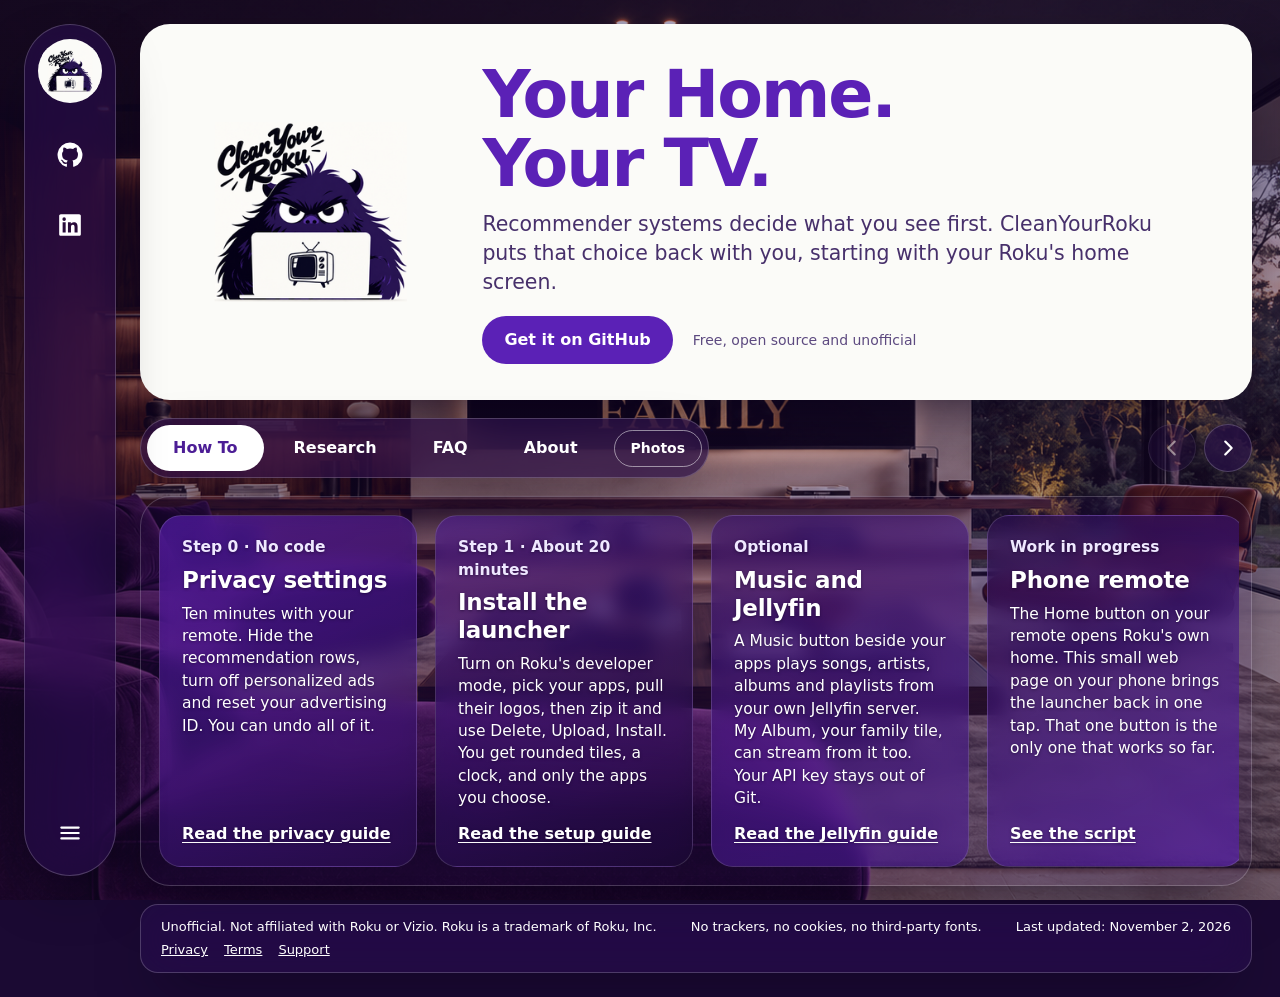
<file: site/index.html>
<!doctype html>
<html lang="en">
<head>
  <meta charset="utf-8">
  <meta name="viewport" content="width=device-width, initial-scale=1, viewport-fit=cover">
  <title>CleanYourRoku: Your Home. Your TV.</title>
  <meta name="description" content="Recommender systems choose what you see first. CleanYourRoku turns off Roku tracking and gives you a home screen with only the apps you pick.">
  <meta name="theme-color" content="#2a0f4f">
  <meta property="og:title" content="CleanYourRoku: Your Home. Your TV.">
  <meta property="og:description" content="Recommender systems choose what you see first. CleanYourRoku puts that choice back with you.">
  <meta property="og:image" content="https://cleanyourroku.com/images/bg-living-room.png">
  <meta property="og:url" content="https://cleanyourroku.com/">
  <meta name="twitter:card" content="summary_large_image">
  <link rel="icon" href="data:image/svg+xml,<svg xmlns='http://www.w3.org/2000/svg' viewBox='0 0 32 32'><rect width='32' height='32' rx='7' fill='%234c1d95'/><rect x='6' y='9' width='20' height='13' rx='2' fill='none' stroke='white' stroke-width='2.5'/><path d='M12 25h8' stroke='white' stroke-width='2.5' stroke-linecap='round'/></svg>">
  <!-- Relative paths: works when opened as a file and when served from cleanyourroku.com. Bump ?v= after CSS or JS changes. -->
  <link rel="stylesheet" href="style.css?v=6">
</head>
<body>

<a class="skip" href="#main">Skip to content</a>

<!-- Side rail (a bottom dock on phones) -->
<nav class="rail glass" aria-label="Main">
  <a class="rail-logo" href="#main" aria-label="CleanYourRoku, back to top">
    <img src="images/logo-clean.png" width="290" height="218" alt="">
  </a>
  <ul class="rail-links">
    <li>
      <a class="icon-btn" href="https://github.com/uxdreamer/CleanYourRoku" target="_blank" rel="noopener noreferrer" aria-label="CleanYourRoku on GitHub">
        <svg viewBox="0 0 24 24" fill="currentColor" aria-hidden="true"><path d="M12 .5a11.5 11.5 0 0 0-3.64 22.41c.58.1.79-.25.79-.56v-2.17c-3.2.7-3.88-1.36-3.88-1.36-.53-1.33-1.28-1.69-1.28-1.69-1.05-.71.08-.7.08-.7 1.16.08 1.77 1.19 1.77 1.19 1.03 1.77 2.7 1.26 3.36.96.1-.75.4-1.26.73-1.55-2.55-.29-5.24-1.28-5.24-5.68 0-1.26.45-2.28 1.19-3.09-.12-.29-.52-1.46.11-3.05 0 0 .97-.31 3.16 1.18a10.9 10.9 0 0 1 5.76 0c2.19-1.49 3.16-1.18 3.16-1.18.63 1.59.23 2.76.11 3.05.74.81 1.19 1.83 1.19 3.09 0 4.41-2.69 5.38-5.25 5.67.41.36.78 1.06.78 2.14v3.17c0 .31.21.67.8.56A11.5 11.5 0 0 0 12 .5Z"/></svg>
      </a>
    </li>
    <li>
      <a class="icon-btn" href="https://www.linkedin.com/in/damien-pressley-350573229" target="_blank" rel="noopener noreferrer" aria-label="Damien Pressley on LinkedIn">
        <svg viewBox="0 0 24 24" fill="currentColor" aria-hidden="true"><path d="M20.45 2H3.55C2.7 2 2 2.7 2 3.55v16.9C2 21.3 2.7 22 3.55 22h16.9c.85 0 1.55-.7 1.55-1.55V3.55C22 2.7 21.3 2 20.45 2ZM8 19H5.2V9.5H8V19ZM6.6 8.2a1.62 1.62 0 1 1 0-3.24 1.62 1.62 0 0 1 0 3.24ZM19 19h-2.8v-4.62c0-1.1-.02-2.52-1.53-2.52-1.54 0-1.77 1.2-1.77 2.44V19H10.1V9.5h2.68v1.3h.04c.37-.7 1.28-1.44 2.64-1.44 2.82 0 3.54 1.86 3.54 4.28V19Z"/></svg>
      </a>
    </li>
  </ul>
  <div class="rail-menu">
    <button class="icon-btn" id="menu-btn" aria-label="More" aria-expanded="false" aria-controls="menu">
      <svg viewBox="0 0 24 24" fill="none" stroke="currentColor" stroke-width="2" stroke-linecap="round" aria-hidden="true"><path d="M4 7h16M4 12h16M4 17h16"/></svg>
    </button>
    <div class="menu glass" id="menu" hidden>
      <button data-sheet="contact">Contact</button>
      <button data-sheet="limits">Honest Limits</button>
      <button data-sheet="credits">Credits</button>
      <hr>
      <a href="privacy.html">Privacy</a>
      <a href="terms.html">Terms</a>
      <a href="support.html">Support</a>
    </div>
  </div>
</nav>

<main class="screen" id="main">

  <!-- Hero banner -->
  <section class="hero" aria-labelledby="headline">
    <img class="hero-logo" src="images/logo-clean.png" width="290" height="218" alt="CleanYourRoku logo: a purple monster with a tiny TV on its laptop">
    <div class="hero-copy">
      <h1 id="headline">Your Home. Your&nbsp;TV.</h1>
      <p>Recommender systems decide what you see first. CleanYourRoku puts that choice back with you, starting with your Roku's home screen.</p>
      <div class="hero-actions">
        <a class="btn" href="https://github.com/uxdreamer/CleanYourRoku" target="_blank" rel="noopener noreferrer">Get it on GitHub</a>
        <span class="hero-note">Free, open source and unofficial</span>
      </div>
    </div>
  </section>

  <!-- Tab bar -->
  <div class="tabbar">
    <div class="tabs glass">
      <div class="tablist" role="tablist" aria-label="Sections">
        <button class="tab" role="tab" id="tab-how" aria-controls="how-to" aria-selected="true">How To</button>
        <button class="tab" role="tab" id="tab-research" aria-controls="research" aria-selected="false" tabindex="-1">Research</button>
        <button class="tab" role="tab" id="tab-faq" aria-controls="faq" aria-selected="false" tabindex="-1">FAQ</button>
        <button class="tab" role="tab" id="tab-about" aria-controls="about" aria-selected="false" tabindex="-1">About</button>
      </div>
      <button class="photos-btn" data-sheet="photos">Photos</button>
    </div>
    <div class="arrows" hidden>
      <button class="arrow glass" id="prev" aria-label="Previous cards">
        <svg viewBox="0 0 24 24" fill="none" stroke="currentColor" stroke-width="2.4" stroke-linecap="round" stroke-linejoin="round" aria-hidden="true"><path d="m15 5-7 7 7 7"/></svg>
      </button>
      <button class="arrow glass" id="next" aria-label="More cards">
        <svg viewBox="0 0 24 24" fill="none" stroke="currentColor" stroke-width="2.4" stroke-linecap="round" stroke-linejoin="round" aria-hidden="true"><path d="m9 5 7 7-7 7"/></svg>
      </button>
    </div>
  </div>

  <!-- Card area -->
  <div class="stage glass">

    <section class="panel" id="how-to" role="tabpanel" aria-labelledby="tab-how">
      <div class="cards">
        <article class="card">
          <p class="card-tag">Step 0 · No code</p>
          <h3>Privacy settings</h3>
          <p>Ten minutes with your remote. Hide the recommendation rows, turn off personalized ads and reset your advertising ID. You can undo all of it.</p>
          <a class="more" href="https://github.com/uxdreamer/CleanYourRoku/blob/main/docs/roku-privacy-settings.md" target="_blank" rel="noopener noreferrer">Read the privacy guide</a>
        </article>
        <article class="card">
          <p class="card-tag">Step 1 · About 20 minutes</p>
          <h3>Install the launcher</h3>
          <p>Turn on Roku's developer mode, pick your apps, pull their logos, then zip it and use Delete, Upload, Install. You get rounded tiles, a clock, and only the apps you choose.</p>
          <a class="more" href="https://github.com/uxdreamer/CleanYourRoku/blob/main/docs/roku-setup.md" target="_blank" rel="noopener noreferrer">Read the setup guide</a>
        </article>
        <article class="card">
          <p class="card-tag">Optional</p>
          <h3>Music and Jellyfin</h3>
          <p>A Music button beside your apps plays songs, artists, albums and playlists from your own Jellyfin server. My Album, your family tile, can stream from it too. Your API key stays out of Git.</p>
          <a class="more" href="https://github.com/uxdreamer/CleanYourRoku/blob/main/docs/jellyfin.md" target="_blank" rel="noopener noreferrer">Read the Jellyfin guide</a>
        </article>
        <article class="card">
          <p class="card-tag">Work in progress</p>
          <h3>Phone remote</h3>
          <p>The Home button on your remote opens Roku's own home. This small web page on your phone brings the launcher back in one tap. That one button is the only one that works so far.</p>
          <a class="more" href="https://github.com/uxdreamer/CleanYourRoku/blob/main/scripts/rokuremote.py" target="_blank" rel="noopener noreferrer">See the script</a>
        </article>
      </div>
    </section>

    <section class="panel" id="research" role="tabpanel" aria-labelledby="tab-research">
      <div class="cards">
        <article class="card">
          <p class="card-tag">The system</p>
          <h3>Recommender systems</h3>
          <p>They predict what you'll want and put it in front of you. Personalization isn't simply bad. The catch is who it's tuned for: watch time, purchases and ad revenue.</p>
          <a class="more" href="https://github.com/uxdreamer/CleanYourRoku/blob/main/docs/research.md" target="_blank" rel="noopener noreferrer">Read the overview</a>
        </article>
        <article class="card">
          <p class="card-tag">The risk</p>
          <h3>Bubbles and automation bias</h3>
          <p>Your world can narrow without feeling narrower. And accepting a recommendation is easier than searching, so systems drift from suggesting to deciding.</p>
          <a class="more" href="https://github.com/uxdreamer/CleanYourRoku/blob/main/docs/research.md#automation-and-human-agency" target="_blank" rel="noopener noreferrer">Read more on automation</a>
        </article>
        <article class="card">
          <p class="card-tag">Human agency</p>
          <h3>Know. Question. Decide.</h3>
          <p>The answer isn't to avoid AI. Know what the system is doing, question it and keep the final decision. Most people never change defaults, so control should be the default.</p>
          <a class="more" href="https://github.com/uxdreamer/CleanYourRoku/blob/main/docs/research.md#control-should-be-the-default" target="_blank" rel="noopener noreferrer">Read why defaults matter</a>
        </article>
        <article class="card">
          <p class="card-tag">HSE 524, Arizona State University</p>
          <h3>"From Audience to Main Character"</h3>
          <p>CleanYourRoku is the smart TV case study in this paper on recommender systems and human agency.</p>
          <p class="more">Paper link coming soon</p>
        </article>
      </div>
    </section>

    <section class="panel" id="faq" role="tabpanel" aria-labelledby="tab-faq">
      <div class="cards">
        <article class="card">
          <p class="card-tag">Network</p>
          <h3>Why do I get a 403 error?</h3>
          <p>Your Roku is limiting network control. Set Network access to Permissive under Control by mobile apps. Any device on your Wi-Fi can then send commands, so that's your call.</p>
        </article>
        <article class="card">
          <p class="card-tag">Publishing a beta</p>
          <h3>Is the LaunchApp warning a problem?</h3>
          <p>No, not for a beta. A launcher opens other apps, so the scan flags it. A warning isn't an error, and the beta still publishes and runs.</p>
        </article>
        <article class="card">
          <p class="card-tag">Publishing a beta</p>
          <h3>What if my package is over 4 MB?</h3>
          <p>That's a warning, not a blocker, but smaller loads faster. Shrink big images, remove ones you don't use and use JPEG for photos.</p>
        </article>
        <article class="card">
          <p class="card-tag">Everyday use</p>
          <h3>Where does Back take me?</h3>
          <p>Back from an app you opened in CleanYourRoku returns to the launcher. Home always opens Roku's own home, so put CleanYourRoku first in your app list.</p>
        </article>
        <article class="card">
          <p class="card-tag">Everyday use</p>
          <h3>Can I have more than one home screen?</h3>
          <p>Sort of. Roku allows one sideloaded app at a time, but you can keep several zips and install the one you want. It takes about a minute.</p>
        </article>
        <article class="card">
          <p class="card-tag">Safety</p>
          <h3>Does it uninstall or block apps?</h3>
          <p>No. It only changes which apps you see on its screen. Everything else stays installed. It curates, so a kids' profile isn't a parental control.</p>
        </article>
        <article class="card">
          <p class="card-tag">Safety</p>
          <h3>Will it break my Roku?</h3>
          <p>Developer mode is an official Roku feature, and nothing here modifies your Roku's system software. To undo it, delete the app and turn developer mode off.</p>
        </article>
        <article class="card">
          <p class="card-tag">Compatibility</p>
          <h3>Does it work on my Roku model?</h3>
          <p>It's been tested on one Roku streaming player. Others should work, but that isn't confirmed. If you try it, please share your notes.</p>
          <a class="more" href="https://github.com/uxdreamer/CleanYourRoku/blob/main/docs/faq.md" target="_blank" rel="noopener noreferrer">Read the full FAQ</a>
        </article>
      </div>
    </section>

    <section class="panel" id="about" role="tabpanel" aria-labelledby="tab-about">
      <div class="cards">
        <article class="card">
          <p class="card-tag">Who</p>
          <h3>Damien Pressley</h3>
          <p>A UX researcher in ASU's graduate Human Systems Engineering program, studying how people interact with technology and automation.</p>
        </article>
        <article class="card">
          <p class="card-tag">Why</p>
          <h3>A fix for Roku</h3>
          <p>Damien came across Clean Your TV, tried it and found it didn't work on Roku. So he built a fix for Roku. This site is that fix.</p>
        </article>
        <article class="card">
          <p class="card-tag">Credit</p>
          <h3>Clean Your TV</h3>
          <p>The original project for Android and Google TVs, and the inspiration for this one.</p>
          <a class="more" href="https://github.com/Gathin23/cleanyourtv" target="_blank" rel="noopener noreferrer">Visit Clean Your TV</a>
        </article>
        <article class="card">
          <p class="card-tag">How</p>
          <h3>AI as a partner</h3>
          <p>Built with AI as a partner, not a decision-maker. Every choice about what goes on the screen was made by a person.</p>
        </article>
      </div>
    </section>

  </div>

  <footer class="foot glass">
    <p>Unofficial. Not affiliated with Roku or Vizio. Roku is a trademark of Roku,&nbsp;Inc.</p>
    <p>No trackers, no cookies, no third-party fonts.</p>
    <p>Last updated: <time datetime="2026-11-02" data-last-updated>November 2, 2026</time></p>
    <nav class="foot-links" aria-label="Legal">
      <a href="privacy.html">Privacy</a>
      <a href="terms.html">Terms</a>
      <a href="support.html">Support</a>
    </nav>
  </footer>

</main>

<!-- Pop-ups from the rail menu -->
<dialog class="sheet" id="contact" aria-labelledby="contact-title">
  <div class="sheet-head">
    <h2 id="contact-title">Contact</h2>
    <button class="icon-btn sheet-close" aria-label="Close">
      <svg viewBox="0 0 24 24" fill="none" stroke="currentColor" stroke-width="2.4" stroke-linecap="round" aria-hidden="true"><path d="M5 5l14 14M19 5 5 19"/></svg>
    </button>
  </div>
  <p>CleanYourRoku is open source, and contributions are welcome. Tried it on another Roku, found a bug or have a fix? Open an issue or a pull request on GitHub.</p>
  <ul>
    <li><a href="https://github.com/uxdreamer/CleanYourRoku" target="_blank" rel="noopener noreferrer">Visit the repo</a></li>
    <li><a href="https://github.com/uxdreamer/CleanYourRoku/issues/new" target="_blank" rel="noopener noreferrer">Open an issue</a></li>
    <li><a href="https://github.com/uxdreamer/CleanYourRoku/pulls" target="_blank" rel="noopener noreferrer">Open a pull request</a></li>
    <li>Email: <a href="mailto:support@cleanyourroku.com">support@cleanyourroku.com</a></li>
  </ul>
</dialog>

<dialog class="sheet" id="limits" aria-labelledby="limits-title">
  <div class="sheet-head">
    <h2 id="limits-title">Honest Limits</h2>
    <button class="icon-btn sheet-close" aria-label="Close">
      <svg viewBox="0 0 24 24" fill="none" stroke="currentColor" stroke-width="2.4" stroke-linecap="round" aria-hidden="true"><path d="M5 5l14 14M19 5 5 19"/></svg>
    </button>
  </div>
  <p>A tool about agency should be honest about what it can and can't do.</p>
  <ul>
    <li><strong>Tested on two devices.</strong> One Roku streaming player and one Vizio TV. Other models may behave differently.</li>
    <li><strong>One sideloaded app at a time.</strong> Installing a new zip replaces the old one.</li>
    <li><strong>Home goes to Roku's home.</strong> Back from an app returns to the launcher, but the Home button always opens Roku's own home. An app can't override that.</li>
    <li><strong>The ad panel on Roku's home stays.</strong> No setting removes it. The launcher is an alternative home, not a change to Roku's.</li>
    <li><strong>It curates, it doesn't control.</strong> It doesn't uninstall, block or lock anything. It's not a parental control tool.</li>
    <li><strong>My Album's sample content is made up.</strong> Its sample videos and music need your own Jellyfin server, or you can replace them.</li>
  </ul>
</dialog>

<dialog class="sheet" id="credits" aria-labelledby="credits-title">
  <div class="sheet-head">
    <h2 id="credits-title">Credits</h2>
    <button class="icon-btn sheet-close" aria-label="Close">
      <svg viewBox="0 0 24 24" fill="none" stroke="currentColor" stroke-width="2.4" stroke-linecap="round" aria-hidden="true"><path d="M5 5l14 14M19 5 5 19"/></svg>
    </button>
  </div>
  <ul>
    <li><a href="https://github.com/Gathin23/cleanyourtv" target="_blank" rel="noopener noreferrer">Clean Your TV</a> by Gathin23, the original inspiration</li>
    <li>Built by Damien Pressley, with <a href="https://claude.ai" target="_blank" rel="noopener noreferrer">Claude</a> and <a href="https://claude.com/claude-code" target="_blank" rel="noopener noreferrer">Claude Code</a> as coding partners</li>
    <li>Artwork made with Midjourney and ChatGPT image generation</li>
    <li>Layout designed in Figma, streaming by <a href="https://jellyfin.org" target="_blank" rel="noopener noreferrer">Jellyfin</a></li>
    <li><a href="https://github.com/uxdreamer/CleanYourRoku/blob/main/LICENSE" target="_blank" rel="noopener noreferrer">MIT License</a></li>
  </ul>
</dialog>

<dialog class="sheet sheet-wide" id="photos" aria-labelledby="photos-title">
  <div class="sheet-head">
    <h2 id="photos-title">Before and After</h2>
    <button class="icon-btn sheet-close" aria-label="Close">
      <svg viewBox="0 0 24 24" fill="none" stroke="currentColor" stroke-width="2.4" stroke-linecap="round" aria-hidden="true"><path d="M5 5l14 14M19 5 5 19"/></svg>
    </button>
  </div>
  <div class="compare">
    <figure>
      <img src="images/roku-before.jpg" width="1200" height="800" loading="lazy" alt="Photo of a stock Roku home screen with a Top Picks for You row, and a large football ad on the right.">
      <figcaption>Before: Roku's home screen, run by a recommender system.</figcaption>
    </figure>
    <figure>
      <img src="images/launcher-v1-1.jpg" width="1920" height="1080" loading="lazy" alt="The CleanYourRoku launcher v1.1: rounded app tiles titled My Apps over a movie theater background, a clock and date in the top right, and Music and Video buttons on the left. No recommendation rows, no ad panel.">
      <figcaption>After: CleanYourRoku v1.1, with a custom background, rounded app tiles, a clock, and a Music button that plays from your own Jellyfin server. Video is coming in the next update.</figcaption>
    </figure>
  </div>
</dialog>

<script src="app.js?v=6"></script>
</body>
</html>
</file>
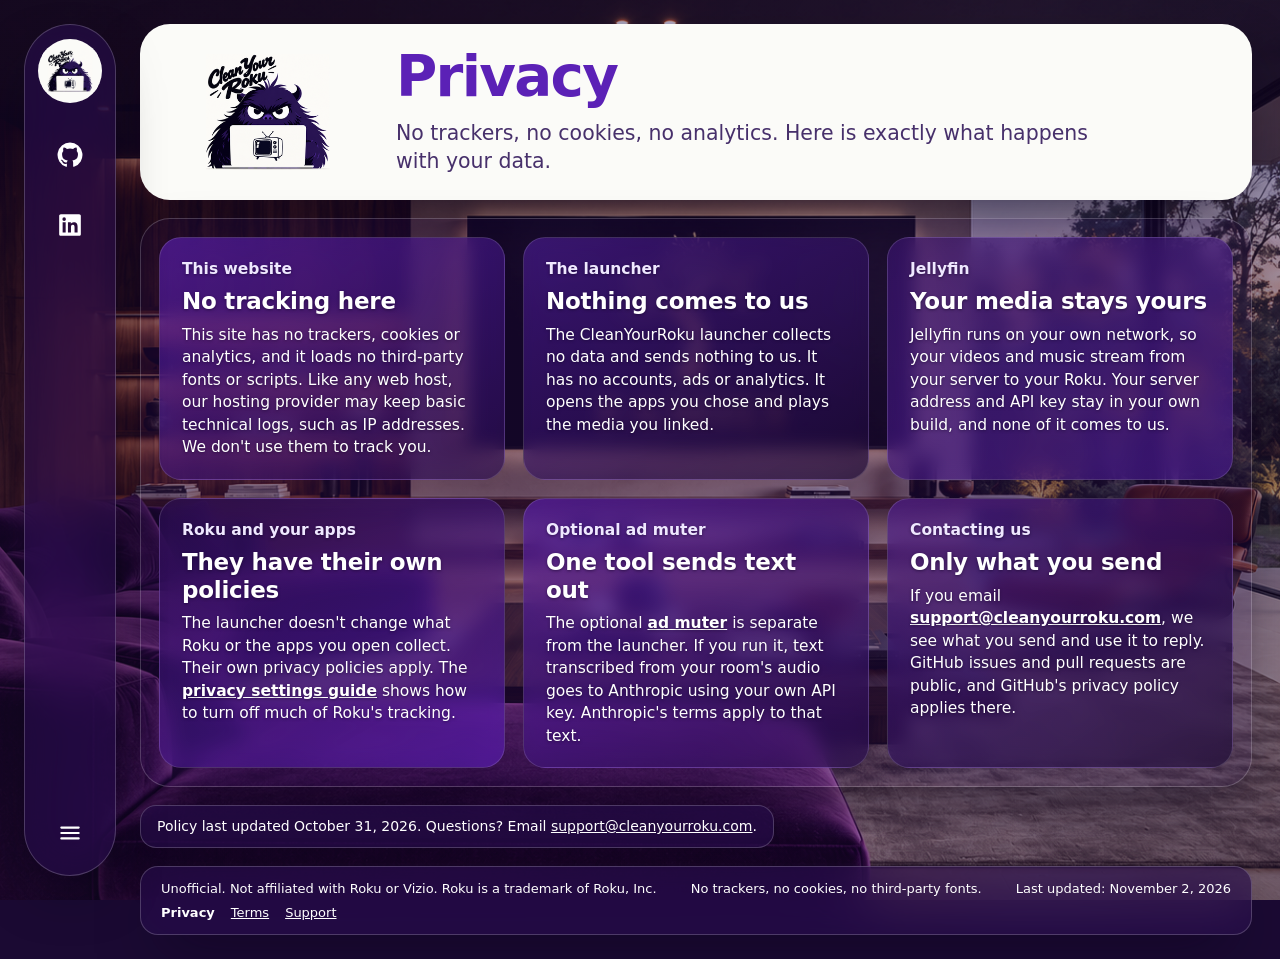
<file: site/privacy.html>
<!doctype html>
<html lang="en">
<head>
  <meta charset="utf-8">
  <meta name="viewport" content="width=device-width, initial-scale=1, viewport-fit=cover">
  <title>Privacy: CleanYourRoku</title>
  <meta name="description" content="CleanYourRoku has no trackers, cookies or analytics, and the launcher sends nothing to us.">
  <meta name="theme-color" content="#2a0f4f">
  <link rel="icon" href="data:image/svg+xml,<svg xmlns='http://www.w3.org/2000/svg' viewBox='0 0 32 32'><rect width='32' height='32' rx='7' fill='%234c1d95'/><rect x='6' y='9' width='20' height='13' rx='2' fill='none' stroke='white' stroke-width='2.5'/><path d='M12 25h8' stroke='white' stroke-width='2.5' stroke-linecap='round'/></svg>">
  <link rel="stylesheet" href="style.css?v=6">
</head>
<body>

<a class="skip" href="#main">Skip to content</a>

<nav class="rail glass" aria-label="Main">
  <a class="rail-logo" href="index.html" aria-label="CleanYourRoku home">
    <img src="images/logo-clean.png" width="290" height="218" alt="">
  </a>
  <ul class="rail-links">
    <li>
      <a class="icon-btn" href="https://github.com/uxdreamer/CleanYourRoku" target="_blank" rel="noopener noreferrer" aria-label="CleanYourRoku on GitHub">
        <svg viewBox="0 0 24 24" fill="currentColor" aria-hidden="true"><path d="M12 .5a11.5 11.5 0 0 0-3.64 22.41c.58.1.79-.25.79-.56v-2.17c-3.2.7-3.88-1.36-3.88-1.36-.53-1.33-1.28-1.69-1.28-1.69-1.05-.71.08-.7.08-.7 1.16.08 1.77 1.19 1.77 1.19 1.03 1.77 2.7 1.26 3.36.96.1-.75.4-1.26.73-1.55-2.55-.29-5.24-1.28-5.24-5.68 0-1.26.45-2.28 1.19-3.09-.12-.29-.52-1.46.11-3.05 0 0 .97-.31 3.16 1.18a10.9 10.9 0 0 1 5.76 0c2.19-1.49 3.16-1.18 3.16-1.18.63 1.59.23 2.76.11 3.05.74.81 1.19 1.83 1.19 3.09 0 4.41-2.69 5.38-5.25 5.67.41.36.78 1.06.78 2.14v3.17c0 .31.21.67.8.56A11.5 11.5 0 0 0 12 .5Z"/></svg>
      </a>
    </li>
    <li>
      <a class="icon-btn" href="https://www.linkedin.com/in/damien-pressley-350573229" target="_blank" rel="noopener noreferrer" aria-label="Damien Pressley on LinkedIn">
        <svg viewBox="0 0 24 24" fill="currentColor" aria-hidden="true"><path d="M20.45 2H3.55C2.7 2 2 2.7 2 3.55v16.9C2 21.3 2.7 22 3.55 22h16.9c.85 0 1.55-.7 1.55-1.55V3.55C22 2.7 21.3 2 20.45 2ZM8 19H5.2V9.5H8V19ZM6.6 8.2a1.62 1.62 0 1 1 0-3.24 1.62 1.62 0 0 1 0 3.24ZM19 19h-2.8v-4.62c0-1.1-.02-2.52-1.53-2.52-1.54 0-1.77 1.2-1.77 2.44V19H10.1V9.5h2.68v1.3h.04c.37-.7 1.28-1.44 2.64-1.44 2.82 0 3.54 1.86 3.54 4.28V19Z"/></svg>
      </a>
    </li>
  </ul>
  <div class="rail-menu">
    <button class="icon-btn" id="menu-btn" aria-label="More" aria-expanded="false" aria-controls="menu">
      <svg viewBox="0 0 24 24" fill="none" stroke="currentColor" stroke-width="2" stroke-linecap="round" aria-hidden="true"><path d="M4 7h16M4 12h16M4 17h16"/></svg>
    </button>
    <div class="menu glass" id="menu" hidden>
      <a href="index.html">Home</a>
      <a href="index.html#contact">Contact</a>
      <a href="index.html#limits">Honest Limits</a>
      <a href="index.html#credits">Credits</a>
      <hr>
      <a href="privacy.html" aria-current="page">Privacy</a>
      <a href="terms.html">Terms</a>
      <a href="support.html">Support</a>
    </div>
  </div>
</nav>

<main class="screen" id="main">

  <section class="hero hero-page" aria-labelledby="headline">
    <img class="hero-logo" src="images/logo-clean.png" width="290" height="218" alt="CleanYourRoku logo: a purple monster with a tiny TV on its laptop">
    <div class="hero-copy">
      <h1 id="headline">Privacy</h1>
      <p>No trackers, no cookies, no analytics. Here is exactly what happens with your data.</p>
    </div>
  </section>

  <div class="stage glass">
    <div class="doc-cards">
      <article class="card">
        <p class="card-tag">This website</p>
        <h2>No tracking here</h2>
        <p>This site has no trackers, cookies or analytics, and it loads no third-party fonts or scripts. Like any web host, our hosting provider may keep basic technical logs, such as IP addresses. We don't use them to track you.</p>
      </article>
      <article class="card">
        <p class="card-tag">The launcher</p>
        <h2>Nothing comes to us</h2>
        <p>The CleanYourRoku launcher collects no data and sends nothing to us. It has no accounts, ads or analytics. It opens the apps you chose and plays the media you linked.</p>
      </article>
      <article class="card">
        <p class="card-tag">Jellyfin</p>
        <h2>Your media stays yours</h2>
        <p>Jellyfin runs on your own network, so your videos and music stream from your server to your Roku. Your server address and API key stay in your own build, and none of it comes to us.</p>
      </article>
      <article class="card">
        <p class="card-tag">Roku and your apps</p>
        <h2>They have their own policies</h2>
        <p>The launcher doesn't change what Roku or the apps you open collect. Their own privacy policies apply. The <a href="https://github.com/uxdreamer/CleanYourRoku/blob/main/docs/roku-privacy-settings.md" target="_blank" rel="noopener noreferrer">privacy settings guide</a> shows how to turn off much of Roku's tracking.</p>
      </article>
      <article class="card">
        <p class="card-tag">Optional ad muter</p>
        <h2>One tool sends text out</h2>
        <p>The optional <a href="https://github.com/uxdreamer/CleanYourRoku/blob/main/docs/ad-muter.md" target="_blank" rel="noopener noreferrer">ad muter</a> is separate from the launcher. If you run it, text transcribed from your room's audio goes to Anthropic using your own API key. Anthropic's terms apply to that text.</p>
      </article>
      <article class="card">
        <p class="card-tag">Contacting us</p>
        <h2>Only what you send</h2>
        <p>If you email <a href="mailto:support@cleanyourroku.com">support@cleanyourroku.com</a>, we see what you send and use it to reply. GitHub issues and pull requests are public, and GitHub's privacy policy applies there.</p>
      </article>
    </div>
  </div>

  <p class="doc-note glass">Policy last updated October 31, 2026. Questions? Email <a href="mailto:support@cleanyourroku.com">support@cleanyourroku.com</a>.</p>

  <footer class="foot glass">
    <p>Unofficial. Not affiliated with Roku or Vizio. Roku is a trademark of Roku,&nbsp;Inc.</p>
    <p>No trackers, no cookies, no third-party fonts.</p>
    <p>Last updated: <time datetime="2026-11-02" data-last-updated>November 2, 2026</time></p>
    <nav class="foot-links" aria-label="Legal">
      <a href="privacy.html" aria-current="page">Privacy</a>
      <a href="terms.html">Terms</a>
      <a href="support.html">Support</a>
    </nav>
  </footer>

</main>

<script src="app.js?v=6"></script>
</body>
</html>
</file>
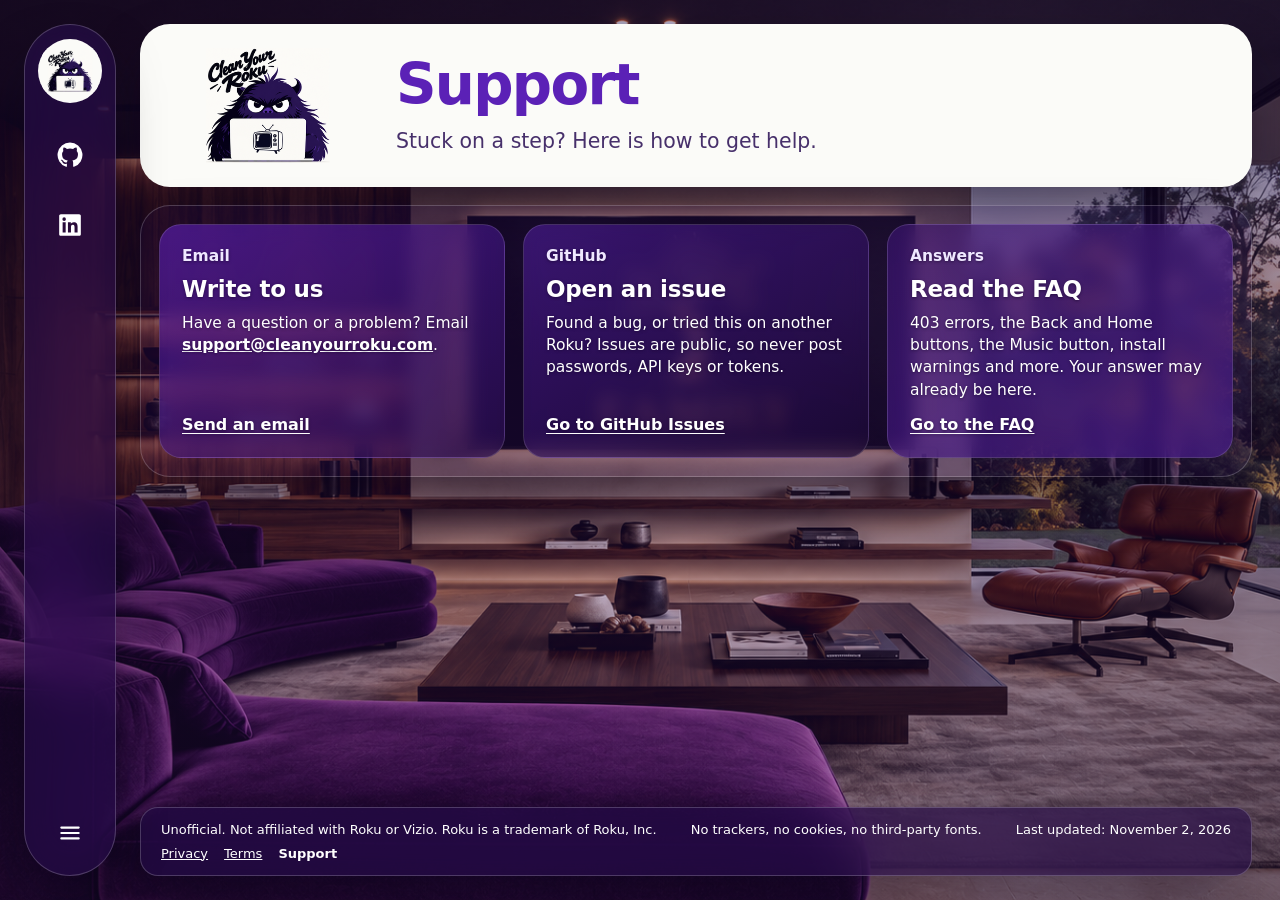
<file: site/support.html>
<!doctype html>
<html lang="en">
<head>
  <meta charset="utf-8">
  <meta name="viewport" content="width=device-width, initial-scale=1, viewport-fit=cover">
  <title>Support: CleanYourRoku</title>
  <meta name="description" content="Get help with CleanYourRoku by email, on GitHub Issues or in the FAQ.">
  <meta name="theme-color" content="#2a0f4f">
  <link rel="icon" href="data:image/svg+xml,<svg xmlns='http://www.w3.org/2000/svg' viewBox='0 0 32 32'><rect width='32' height='32' rx='7' fill='%234c1d95'/><rect x='6' y='9' width='20' height='13' rx='2' fill='none' stroke='white' stroke-width='2.5'/><path d='M12 25h8' stroke='white' stroke-width='2.5' stroke-linecap='round'/></svg>">
  <link rel="stylesheet" href="style.css?v=6">
</head>
<body>

<a class="skip" href="#main">Skip to content</a>

<nav class="rail glass" aria-label="Main">
  <a class="rail-logo" href="index.html" aria-label="CleanYourRoku home">
    <img src="images/logo-clean.png" width="290" height="218" alt="">
  </a>
  <ul class="rail-links">
    <li>
      <a class="icon-btn" href="https://github.com/uxdreamer/CleanYourRoku" target="_blank" rel="noopener noreferrer" aria-label="CleanYourRoku on GitHub">
        <svg viewBox="0 0 24 24" fill="currentColor" aria-hidden="true"><path d="M12 .5a11.5 11.5 0 0 0-3.64 22.41c.58.1.79-.25.79-.56v-2.17c-3.2.7-3.88-1.36-3.88-1.36-.53-1.33-1.28-1.69-1.28-1.69-1.05-.71.08-.7.08-.7 1.16.08 1.77 1.19 1.77 1.19 1.03 1.77 2.7 1.26 3.36.96.1-.75.4-1.26.73-1.55-2.55-.29-5.24-1.28-5.24-5.68 0-1.26.45-2.28 1.19-3.09-.12-.29-.52-1.46.11-3.05 0 0 .97-.31 3.16 1.18a10.9 10.9 0 0 1 5.76 0c2.19-1.49 3.16-1.18 3.16-1.18.63 1.59.23 2.76.11 3.05.74.81 1.19 1.83 1.19 3.09 0 4.41-2.69 5.38-5.25 5.67.41.36.78 1.06.78 2.14v3.17c0 .31.21.67.8.56A11.5 11.5 0 0 0 12 .5Z"/></svg>
      </a>
    </li>
    <li>
      <a class="icon-btn" href="https://www.linkedin.com/in/damien-pressley-350573229" target="_blank" rel="noopener noreferrer" aria-label="Damien Pressley on LinkedIn">
        <svg viewBox="0 0 24 24" fill="currentColor" aria-hidden="true"><path d="M20.45 2H3.55C2.7 2 2 2.7 2 3.55v16.9C2 21.3 2.7 22 3.55 22h16.9c.85 0 1.55-.7 1.55-1.55V3.55C22 2.7 21.3 2 20.45 2ZM8 19H5.2V9.5H8V19ZM6.6 8.2a1.62 1.62 0 1 1 0-3.24 1.62 1.62 0 0 1 0 3.24ZM19 19h-2.8v-4.62c0-1.1-.02-2.52-1.53-2.52-1.54 0-1.77 1.2-1.77 2.44V19H10.1V9.5h2.68v1.3h.04c.37-.7 1.28-1.44 2.64-1.44 2.82 0 3.54 1.86 3.54 4.28V19Z"/></svg>
      </a>
    </li>
  </ul>
  <div class="rail-menu">
    <button class="icon-btn" id="menu-btn" aria-label="More" aria-expanded="false" aria-controls="menu">
      <svg viewBox="0 0 24 24" fill="none" stroke="currentColor" stroke-width="2" stroke-linecap="round" aria-hidden="true"><path d="M4 7h16M4 12h16M4 17h16"/></svg>
    </button>
    <div class="menu glass" id="menu" hidden>
      <a href="index.html">Home</a>
      <a href="index.html#contact">Contact</a>
      <a href="index.html#limits">Honest Limits</a>
      <a href="index.html#credits">Credits</a>
      <hr>
      <a href="privacy.html">Privacy</a>
      <a href="terms.html">Terms</a>
      <a href="support.html" aria-current="page">Support</a>
    </div>
  </div>
</nav>

<main class="screen" id="main">

  <section class="hero hero-page" aria-labelledby="headline">
    <img class="hero-logo" src="images/logo-clean.png" width="290" height="218" alt="CleanYourRoku logo: a purple monster with a tiny TV on its laptop">
    <div class="hero-copy">
      <h1 id="headline">Support</h1>
      <p>Stuck on a step? Here is how to get help.</p>
    </div>
  </section>

  <div class="stage glass">
    <div class="doc-cards">
      <article class="card">
        <p class="card-tag">Email</p>
        <h2>Write to us</h2>
        <p>Have a question or a problem? Email <a href="mailto:support@cleanyourroku.com">support@cleanyourroku.com</a>.</p>
        <a class="more" href="mailto:support@cleanyourroku.com">Send an email</a>
      </article>
      <article class="card">
        <p class="card-tag">GitHub</p>
        <h2>Open an issue</h2>
        <p>Found a bug, or tried this on another Roku? Issues are public, so never post passwords, API keys or tokens.</p>
        <a class="more" href="https://github.com/uxdreamer/CleanYourRoku/issues" target="_blank" rel="noopener noreferrer">Go to GitHub Issues</a>
      </article>
      <article class="card">
        <p class="card-tag">Answers</p>
        <h2>Read the FAQ</h2>
        <p>403 errors, the Back and Home buttons, the Music button, install warnings and more. Your answer may already be here.</p>
        <a class="more" href="index.html#faq">Go to the FAQ</a>
      </article>
    </div>
  </div>


  <footer class="foot glass">
    <p>Unofficial. Not affiliated with Roku or Vizio. Roku is a trademark of Roku,&nbsp;Inc.</p>
    <p>No trackers, no cookies, no third-party fonts.</p>
    <p>Last updated: <time datetime="2026-11-02" data-last-updated>November 2, 2026</time></p>
    <nav class="foot-links" aria-label="Legal">
      <a href="privacy.html">Privacy</a>
      <a href="terms.html">Terms</a>
      <a href="support.html" aria-current="page">Support</a>
    </nav>
  </footer>

</main>

<script src="app.js?v=6"></script>
</body>
</html>
</file>
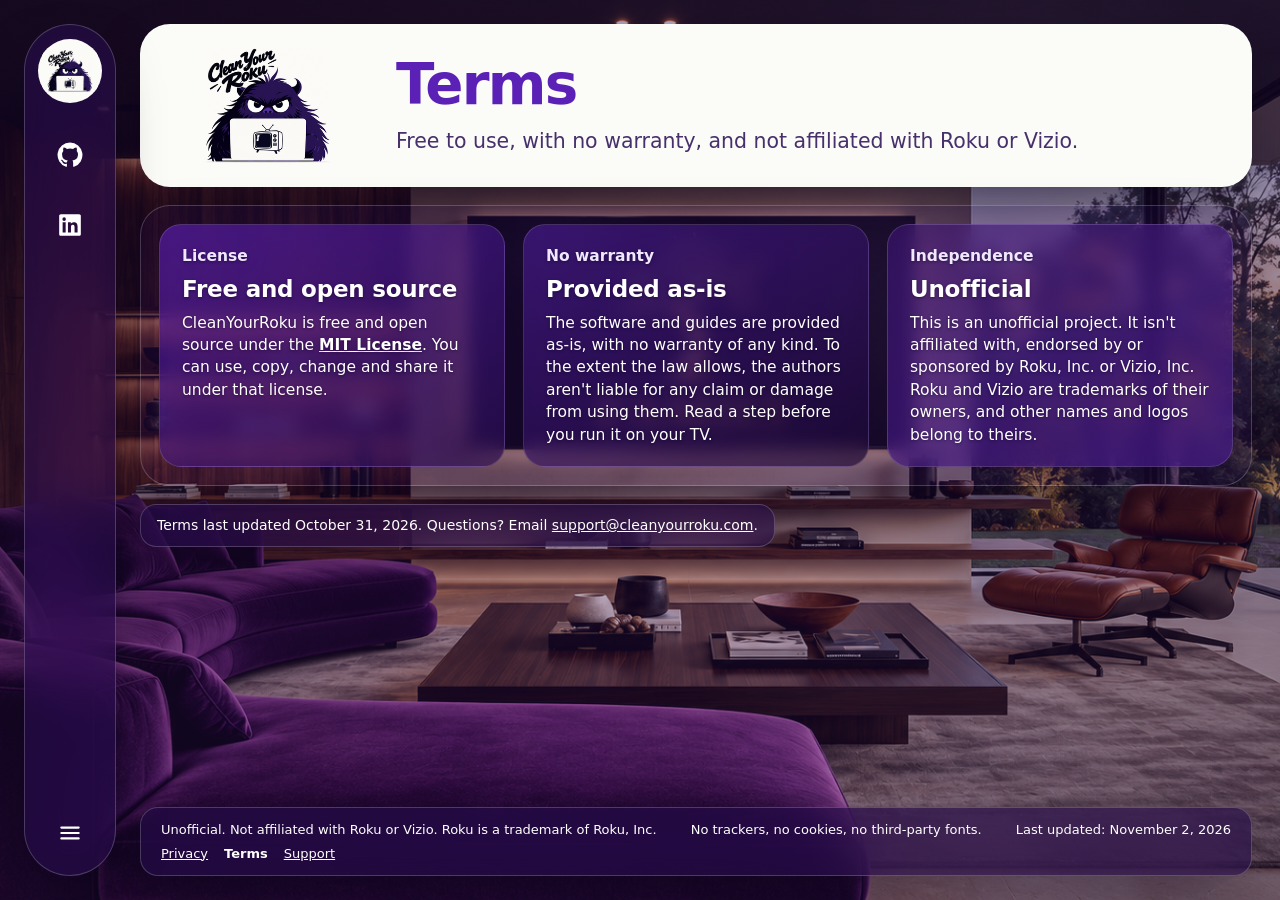
<file: site/terms.html>
<!doctype html>
<html lang="en">
<head>
  <meta charset="utf-8">
  <meta name="viewport" content="width=device-width, initial-scale=1, viewport-fit=cover">
  <title>Terms: CleanYourRoku</title>
  <meta name="description" content="CleanYourRoku is free and open source under the MIT License, provided as-is with no warranty.">
  <meta name="theme-color" content="#2a0f4f">
  <link rel="icon" href="data:image/svg+xml,<svg xmlns='http://www.w3.org/2000/svg' viewBox='0 0 32 32'><rect width='32' height='32' rx='7' fill='%234c1d95'/><rect x='6' y='9' width='20' height='13' rx='2' fill='none' stroke='white' stroke-width='2.5'/><path d='M12 25h8' stroke='white' stroke-width='2.5' stroke-linecap='round'/></svg>">
  <link rel="stylesheet" href="style.css?v=6">
</head>
<body>

<a class="skip" href="#main">Skip to content</a>

<nav class="rail glass" aria-label="Main">
  <a class="rail-logo" href="index.html" aria-label="CleanYourRoku home">
    <img src="images/logo-clean.png" width="290" height="218" alt="">
  </a>
  <ul class="rail-links">
    <li>
      <a class="icon-btn" href="https://github.com/uxdreamer/CleanYourRoku" target="_blank" rel="noopener noreferrer" aria-label="CleanYourRoku on GitHub">
        <svg viewBox="0 0 24 24" fill="currentColor" aria-hidden="true"><path d="M12 .5a11.5 11.5 0 0 0-3.64 22.41c.58.1.79-.25.79-.56v-2.17c-3.2.7-3.88-1.36-3.88-1.36-.53-1.33-1.28-1.69-1.28-1.69-1.05-.71.08-.7.08-.7 1.16.08 1.77 1.19 1.77 1.19 1.03 1.77 2.7 1.26 3.36.96.1-.75.4-1.26.73-1.55-2.55-.29-5.24-1.28-5.24-5.68 0-1.26.45-2.28 1.19-3.09-.12-.29-.52-1.46.11-3.05 0 0 .97-.31 3.16 1.18a10.9 10.9 0 0 1 5.76 0c2.19-1.49 3.16-1.18 3.16-1.18.63 1.59.23 2.76.11 3.05.74.81 1.19 1.83 1.19 3.09 0 4.41-2.69 5.38-5.25 5.67.41.36.78 1.06.78 2.14v3.17c0 .31.21.67.8.56A11.5 11.5 0 0 0 12 .5Z"/></svg>
      </a>
    </li>
    <li>
      <a class="icon-btn" href="https://www.linkedin.com/in/damien-pressley-350573229" target="_blank" rel="noopener noreferrer" aria-label="Damien Pressley on LinkedIn">
        <svg viewBox="0 0 24 24" fill="currentColor" aria-hidden="true"><path d="M20.45 2H3.55C2.7 2 2 2.7 2 3.55v16.9C2 21.3 2.7 22 3.55 22h16.9c.85 0 1.55-.7 1.55-1.55V3.55C22 2.7 21.3 2 20.45 2ZM8 19H5.2V9.5H8V19ZM6.6 8.2a1.62 1.62 0 1 1 0-3.24 1.62 1.62 0 0 1 0 3.24ZM19 19h-2.8v-4.62c0-1.1-.02-2.52-1.53-2.52-1.54 0-1.77 1.2-1.77 2.44V19H10.1V9.5h2.68v1.3h.04c.37-.7 1.28-1.44 2.64-1.44 2.82 0 3.54 1.86 3.54 4.28V19Z"/></svg>
      </a>
    </li>
  </ul>
  <div class="rail-menu">
    <button class="icon-btn" id="menu-btn" aria-label="More" aria-expanded="false" aria-controls="menu">
      <svg viewBox="0 0 24 24" fill="none" stroke="currentColor" stroke-width="2" stroke-linecap="round" aria-hidden="true"><path d="M4 7h16M4 12h16M4 17h16"/></svg>
    </button>
    <div class="menu glass" id="menu" hidden>
      <a href="index.html">Home</a>
      <a href="index.html#contact">Contact</a>
      <a href="index.html#limits">Honest Limits</a>
      <a href="index.html#credits">Credits</a>
      <hr>
      <a href="privacy.html">Privacy</a>
      <a href="terms.html" aria-current="page">Terms</a>
      <a href="support.html">Support</a>
    </div>
  </div>
</nav>

<main class="screen" id="main">

  <section class="hero hero-page" aria-labelledby="headline">
    <img class="hero-logo" src="images/logo-clean.png" width="290" height="218" alt="CleanYourRoku logo: a purple monster with a tiny TV on its laptop">
    <div class="hero-copy">
      <h1 id="headline">Terms</h1>
      <p>Free to use, with no warranty, and not affiliated with Roku or Vizio.</p>
    </div>
  </section>

  <div class="stage glass">
    <div class="doc-cards">
      <article class="card">
        <p class="card-tag">License</p>
        <h2>Free and open source</h2>
        <p>CleanYourRoku is free and open source under the <a href="https://github.com/uxdreamer/CleanYourRoku/blob/main/LICENSE" target="_blank" rel="noopener noreferrer">MIT License</a>. You can use, copy, change and share it under that license.</p>
      </article>
      <article class="card">
        <p class="card-tag">No warranty</p>
        <h2>Provided as-is</h2>
        <p>The software and guides are provided as-is, with no warranty of any kind. To the extent the law allows, the authors aren't liable for any claim or damage from using them. Read a step before you run it on your TV.</p>
      </article>
      <article class="card">
        <p class="card-tag">Independence</p>
        <h2>Unofficial</h2>
        <p>This is an unofficial project. It isn't affiliated with, endorsed by or sponsored by Roku, Inc. or Vizio, Inc. Roku and Vizio are trademarks of their owners, and other names and logos belong to theirs.</p>
      </article>
    </div>
  </div>

  <p class="doc-note glass">Terms last updated October 31, 2026. Questions? Email <a href="mailto:support@cleanyourroku.com">support@cleanyourroku.com</a>.</p>

  <footer class="foot glass">
    <p>Unofficial. Not affiliated with Roku or Vizio. Roku is a trademark of Roku,&nbsp;Inc.</p>
    <p>No trackers, no cookies, no third-party fonts.</p>
    <p>Last updated: <time datetime="2026-11-02" data-last-updated>November 2, 2026</time></p>
    <nav class="foot-links" aria-label="Legal">
      <a href="privacy.html">Privacy</a>
      <a href="terms.html" aria-current="page">Terms</a>
      <a href="support.html">Support</a>
    </nav>
  </footer>

</main>

<script src="app.js?v=6"></script>
</body>
</html>
</file>
<file: site/style.css>
/* CleanYourRoku: plain CSS, no frameworks, no third-party fonts */

:root {
  --purple-950: #1b0a33;
  --purple-900: #2a0f4f;
  --purple-800: #3b1570;
  --purple-700: #4c1d95;
  --purple-600: #5b21b6;
  --purple-500: #6d28d9;
  --purple-400: #7c3aed;
  --lilac: #efe8ff;
  --white: #ffffff;
  --logo-white: #fbfbf8;  /* matches the logo's background, so it has no visible edge */
  --glass: rgba(38, 14, 74, 0.62);
  --glass-strong: rgba(32, 12, 62, 0.82);
  --glass-line: rgba(255, 255, 255, 0.2);
  --blur: blur(26px) saturate(150%);
  --stage-tint: rgba(38, 14, 74, 0.2);
  --card-blur: blur(9px) saturate(135%);
  --radius-lg: 30px;
  --radius: 22px;
  --gap: 18px;
  --rail: 92px;
  --shadow: 0 24px 60px -20px rgba(10, 2, 24, 0.75);
  --font: -apple-system, BlinkMacSystemFont, "SF Pro Text", system-ui, "Segoe UI", Roboto, "Helvetica Neue", Arial, sans-serif;
  --font-display: -apple-system, BlinkMacSystemFont, "SF Pro Display", system-ui, "Segoe UI", Roboto, "Helvetica Neue", Arial, sans-serif;
}

/* ---------- Base ---------- */
*, *::before, *::after { box-sizing: border-box; }
html { -webkit-text-size-adjust: 100%; }

body {
  margin: 0;
  min-height: 100vh;
  min-height: 100dvh;
  color: var(--white);
  background: var(--purple-950);
  font-family: var(--font);
  font-size: 16px;
  line-height: 1.5;
  -webkit-font-smoothing: antialiased;
}

/* A fixed layer instead of background-attachment, which iPhones ignore */
body::before {
  content: "";
  position: fixed;
  inset: 0;
  z-index: -2;
  background: var(--purple-950) url("images/bg-living-room.png") center / cover no-repeat;
}
body::after {
  content: "";
  position: fixed;
  inset: 0;
  z-index: -1;
  background: linear-gradient(120deg, rgba(27, 10, 51, 0.58), rgba(59, 21, 112, 0.28) 55%, rgba(27, 10, 51, 0.5));
}

h1, h2, h3, p, ul, ol { margin: 0; padding: 0; }
ul, ol { list-style: none; }
img { display: block; max-width: 100%; height: auto; }
a { color: inherit; }
button { font: inherit; color: inherit; cursor: pointer; background: none; border: 0; padding: 0; }
:focus-visible { outline: 3px solid var(--white); outline-offset: 3px; }

.skip {
  position: absolute;
  left: 16px;
  top: -60px;
  z-index: 40;
  padding: 10px 16px;
  border-radius: 12px;
  background: var(--white);
  color: var(--purple-700);
  font-weight: 600;
}
.skip:focus { top: 16px; }

.glass {
  background: var(--glass);
  border: 1px solid var(--glass-line);
  -webkit-backdrop-filter: var(--blur);
  backdrop-filter: var(--blur);
  box-shadow: var(--shadow);
}
@supports not ((backdrop-filter: blur(1px)) or (-webkit-backdrop-filter: blur(1px))) {
  .glass { background: var(--glass-strong); }
}

/* ---------- Side rail ---------- */
.rail {
  position: fixed;
  left: 24px;
  top: 24px;
  bottom: 24px;
  z-index: 20;
  width: var(--rail);
  display: flex;
  flex-direction: column;
  align-items: center;
  gap: 14px;
  padding: 14px 0;
  border-radius: 46px;
}
.rail-logo {
  display: block;
  width: 64px;
  height: 64px;
  padding: 4px;
  overflow: hidden;
  border-radius: 50%;
  background: var(--logo-white);
}
.rail-logo img { width: 100%; height: 100%; object-fit: contain; }

.rail-links { display: flex; flex-direction: column; gap: 14px; margin-top: 10px; }
.rail-menu { position: relative; margin-top: auto; }

.icon-btn {
  display: grid;
  place-items: center;
  width: 56px;
  height: 56px;
  border-radius: 50%;
  transition: background 0.2s ease;
}
.icon-btn svg { width: 26px; height: 26px; }
.icon-btn:hover, .icon-btn[aria-expanded="true"] { background: rgba(255, 255, 255, 0.18); }

.menu {
  position: absolute;
  left: calc(100% + 18px);
  bottom: 0;
  width: 210px;
  padding: 8px;
  border-radius: var(--radius);
  background: var(--purple-900);  /* solid: blur doesn't work inside the rail's own blur */
}
.menu[hidden] { display: none; }
.menu button, .menu a {
  display: block;
  width: 100%;
  padding: 10px 14px;
  border-radius: 14px;
  text-align: left;
  text-decoration: none;
  font-weight: 600;
}
.menu button:hover, .menu a:hover { background: rgba(255, 255, 255, 0.16); }
.menu a[aria-current="page"] { color: var(--lilac); }
.menu hr { margin: 6px 12px; border: 0; border-top: 1px solid var(--glass-line); }

/* ---------- Main column ---------- */
.screen {
  display: flex;
  flex-direction: column;
  gap: var(--gap);
  max-width: 1420px;
  min-height: 100vh;
  min-height: 100dvh;
  margin: 0 auto;
  padding: 24px 28px 24px calc(var(--rail) + 48px);
}

/* ---------- Hero ---------- */
.hero {
  display: flex;
  align-items: center;
  gap: clamp(20px, 4vw, 56px);
  padding: clamp(22px, 3vw, 36px) clamp(24px, 4vw, 56px);
  border-radius: var(--radius-lg);
  color: var(--purple-900);
  background: var(--logo-white);
  box-shadow: var(--shadow);
}
.hero-logo { flex: 0 0 auto; width: clamp(150px, 19vw, 240px); }
.hero-copy { min-width: 0; }
.hero h1 {
  font-family: var(--font-display);
  font-size: clamp(38px, 5.2vw, 72px);
  font-weight: 700;
  line-height: 1.04;
  letter-spacing: -0.03em;
  color: var(--purple-600);
}
.hero p {
  max-width: 34em;
  margin-top: 12px;
  font-size: clamp(17px, 1.6vw, 21px);
  line-height: 1.4;
  color: #47306b;
}
.hero-actions {
  display: flex;
  flex-wrap: wrap;
  align-items: center;
  gap: 10px 20px;
  margin-top: 20px;
}
.btn {
  display: inline-block;
  padding: 12px 22px;
  border-radius: 999px;
  color: var(--white);
  background: var(--purple-600);
  font-weight: 600;
  text-decoration: none;
  transition: background 0.2s ease;
}
.btn:hover { background: var(--purple-700); }
.hero :focus-visible { outline-color: var(--purple-600); }
.hero-note { font-size: 14px; color: #5d4a80; }

/* ---------- Tabs ---------- */
.tabbar { display: flex; align-items: center; justify-content: space-between; gap: 12px; }
.tabs {
  display: inline-flex;
  align-items: center;
  gap: 6px;
  padding: 6px;
  border-radius: 999px;
}
.tablist { display: flex; gap: 4px; }
.tab {
  padding: 11px 26px;
  border-radius: 999px;
  font-weight: 600;
  white-space: nowrap;
  transition: background 0.2s ease, color 0.2s ease;
}
.tab:hover { background: rgba(255, 255, 255, 0.16); }
.tab[aria-selected="true"] { color: var(--purple-700); background: var(--white); }

.photos-btn {
  margin-left: 4px;
  padding: 7px 16px;
  border: 1px solid rgba(255, 255, 255, 0.5);
  border-radius: 999px;
  font-size: 14px;
  font-weight: 600;
  white-space: nowrap;
  transition: background 0.2s ease;
}
.photos-btn:hover { background: rgba(255, 255, 255, 0.16); }

.arrows { display: flex; gap: 8px; }
.arrows[hidden] { display: none; }
.arrow {
  display: grid;
  place-items: center;
  width: 48px;
  height: 48px;
  border-radius: 50%;
}
.arrow svg { width: 22px; height: 22px; }
.arrow:hover:not(:disabled) { background: var(--glass-strong); }
.arrow:disabled { opacity: 0.45; cursor: default; }

/* ---------- Cards ---------- */
.stage {
  display: flex;
  padding: 18px;
  border-radius: var(--radius-lg);
  /* Light tint and no blur here, so each card can frost the room behind it */
  background: var(--stage-tint);
  -webkit-backdrop-filter: none;
  backdrop-filter: none;
}
.panel { width: 100%; min-width: 0; }
.panel[hidden] { display: none; }

.cards {
  display: flex;
  gap: var(--gap);
  margin: -6px;
  padding: 6px;
  overflow-x: auto;
  scroll-snap-type: x proximity;
  scroll-padding-inline: 6px;
  scrollbar-width: none;
}
.cards::-webkit-scrollbar { display: none; }

.card {
  flex: 0 0 calc((100% - 3 * var(--gap)) / 4);
  min-width: 258px;
  display: flex;
  flex-direction: column;
  gap: 8px;
  padding: 20px 22px;
  border-radius: var(--radius);
  border: 1px solid rgba(255, 255, 255, 0.14);
  scroll-snap-align: start;
  background: linear-gradient(150deg, rgba(91, 33, 182, 0.62), rgba(42, 15, 79, 0.66));
  -webkit-backdrop-filter: var(--card-blur);
  backdrop-filter: var(--card-blur);
  text-shadow: 0 1px 3px rgba(20, 5, 40, 0.55);
}
.card:nth-child(4n + 2) { background: linear-gradient(150deg, rgba(76, 29, 149, 0.62), rgba(27, 10, 51, 0.66)); }
.card:nth-child(4n + 3) { background: linear-gradient(150deg, rgba(59, 21, 112, 0.64), rgba(76, 29, 149, 0.62)); }
.card:nth-child(4n) { background: linear-gradient(150deg, rgba(42, 15, 79, 0.66), rgba(91, 33, 182, 0.62)); }
@supports not ((backdrop-filter: blur(1px)) or (-webkit-backdrop-filter: blur(1px))) {
  .card { background: rgba(42, 15, 79, 0.86); }
}

.card-tag {
  font-size: 13px;
  font-weight: 600;
  color: var(--lilac);
}
.card h2, .card h3 {
  font-family: var(--font-display);
  font-size: 23px;
  font-weight: 700;
  line-height: 1.2;
  letter-spacing: -0.01em;
}
.card p { font-size: 15.5px; line-height: 1.45; }
.card a:not(.more) { font-weight: 600; }
.more {
  margin-top: auto;
  padding-top: 4px;
  font-weight: 600;
  text-underline-offset: 3px;
}
.more:not(a) { font-weight: 400; color: var(--lilac); }

/* ---------- Footer ---------- */
.foot {
  display: flex;
  flex-wrap: wrap;
  justify-content: space-between;
  gap: 4px 20px;
  margin-top: auto;
  padding: 12px 20px;
  border-radius: 18px;
  font-size: 13px;
}

.foot-links { display: flex; gap: 16px; }
.foot a[aria-current="page"] { font-weight: 700; text-decoration: none; }

/* ---------- Privacy, Terms and Support ---------- */
.hero-page { padding-block: clamp(16px, 2vw, 24px); }
.hero-page .hero-logo { width: clamp(110px, 12vw, 160px); }
.hero-page h1 { font-size: clamp(34px, 4.4vw, 58px); }
.doc-cards {
  display: grid;
  grid-template-columns: repeat(auto-fit, minmax(min(100%, 280px), 1fr));
  gap: var(--gap);
  width: 100%;
}
.doc-cards .card { min-width: 0; }
.doc-cards .card a { font-weight: 600; }
.doc-note { align-self: flex-start; padding: 10px 16px; border-radius: 16px; font-size: 14px; }

/* ---------- Pop-up pages from the menu ---------- */
.sheet {
  width: min(540px, calc(100vw - 32px));
  max-height: calc(100dvh - 48px);
  padding: 28px;
  overflow-y: auto;
  border: 1px solid var(--glass-line);
  border-radius: var(--radius-lg);
  color: var(--white);
  background: linear-gradient(160deg, var(--purple-800), var(--purple-950));
  box-shadow: var(--shadow);
}
.sheet::backdrop { background: rgba(15, 4, 32, 0.6); }
.sheet-head { display: flex; align-items: center; justify-content: space-between; gap: 16px; margin-bottom: 12px; }
.sheet h2 { font-family: var(--font-display); font-size: 28px; letter-spacing: -0.02em; }
.sheet-close { flex: 0 0 auto; width: 44px; height: 44px; }
.sheet-close svg { width: 20px; height: 20px; }
.sheet li { margin-top: 12px; }
.sheet p + ul { margin-top: 4px; }
/* app.js sets left and width to match the hero */
.sheet-wide {
  right: auto;
  width: min(1040px, calc(100vw - 32px));
  max-width: none;
  margin-inline: 0;
}

.compare { display: grid; grid-template-columns: 1fr 1fr; gap: 20px; }
.compare figure { margin: 0; min-width: 0; }
.compare img {
  width: 100%;
  aspect-ratio: 16 / 9;
  object-fit: contain;
  border-radius: 14px;
  background: #000;
}
.compare figcaption { margin-top: 10px; font-size: 15px; line-height: 1.4; }

/* ---------- Tablets ---------- */
@media (max-width: 1180px) {
  .card { flex-basis: calc((100% - var(--gap)) / 2.2); }
}

/* ---------- Phones: the rail becomes a dock ---------- */
@media (max-width: 760px) {
  :root { --gap: 14px; }

  .rail {
    left: 12px;
    right: 12px;
    top: auto;
    bottom: calc(10px + env(safe-area-inset-bottom));
    width: auto;
    flex-direction: row;
    padding: 6px 10px;
  }
  .rail-logo { width: 52px; height: 52px; }
  .rail-links { flex-direction: row; gap: 6px; margin-top: 0; }
  .icon-btn { width: 50px; height: 50px; }
  .rail-menu { margin: 0 0 0 auto; }
  .menu { left: auto; right: 0; bottom: calc(100% + 14px); }

  .screen { padding: 16px 16px calc(96px + env(safe-area-inset-bottom)); }

  .hero { flex-direction: column; align-items: flex-start; gap: 12px; padding: 22px; }
  .hero-logo { width: 150px; }

  .tabs { display: flex; width: 100%; gap: 3px; }
  .tablist { flex: 1 1 auto; gap: 0; min-width: 0; }
  .tab { flex: 1 1 auto; min-height: 44px; padding: 9px 7px; font-size: 14px; }
  .photos-btn { flex: 0 0 auto; min-height: 36px; margin-left: 0; padding: 6px 9px; font-size: 13px; }
  .arrows { display: none; }

  .stage { padding: 12px; border-radius: 24px; }
  .card { flex-basis: 84%; min-width: 0; padding: 22px; }

  .compare { grid-template-columns: 1fr; }
  .compare img { aspect-ratio: auto; }
}

@media (prefers-reduced-motion: reduce) {
  * { transition: none !important; scroll-behavior: auto !important; }
}
</file>
